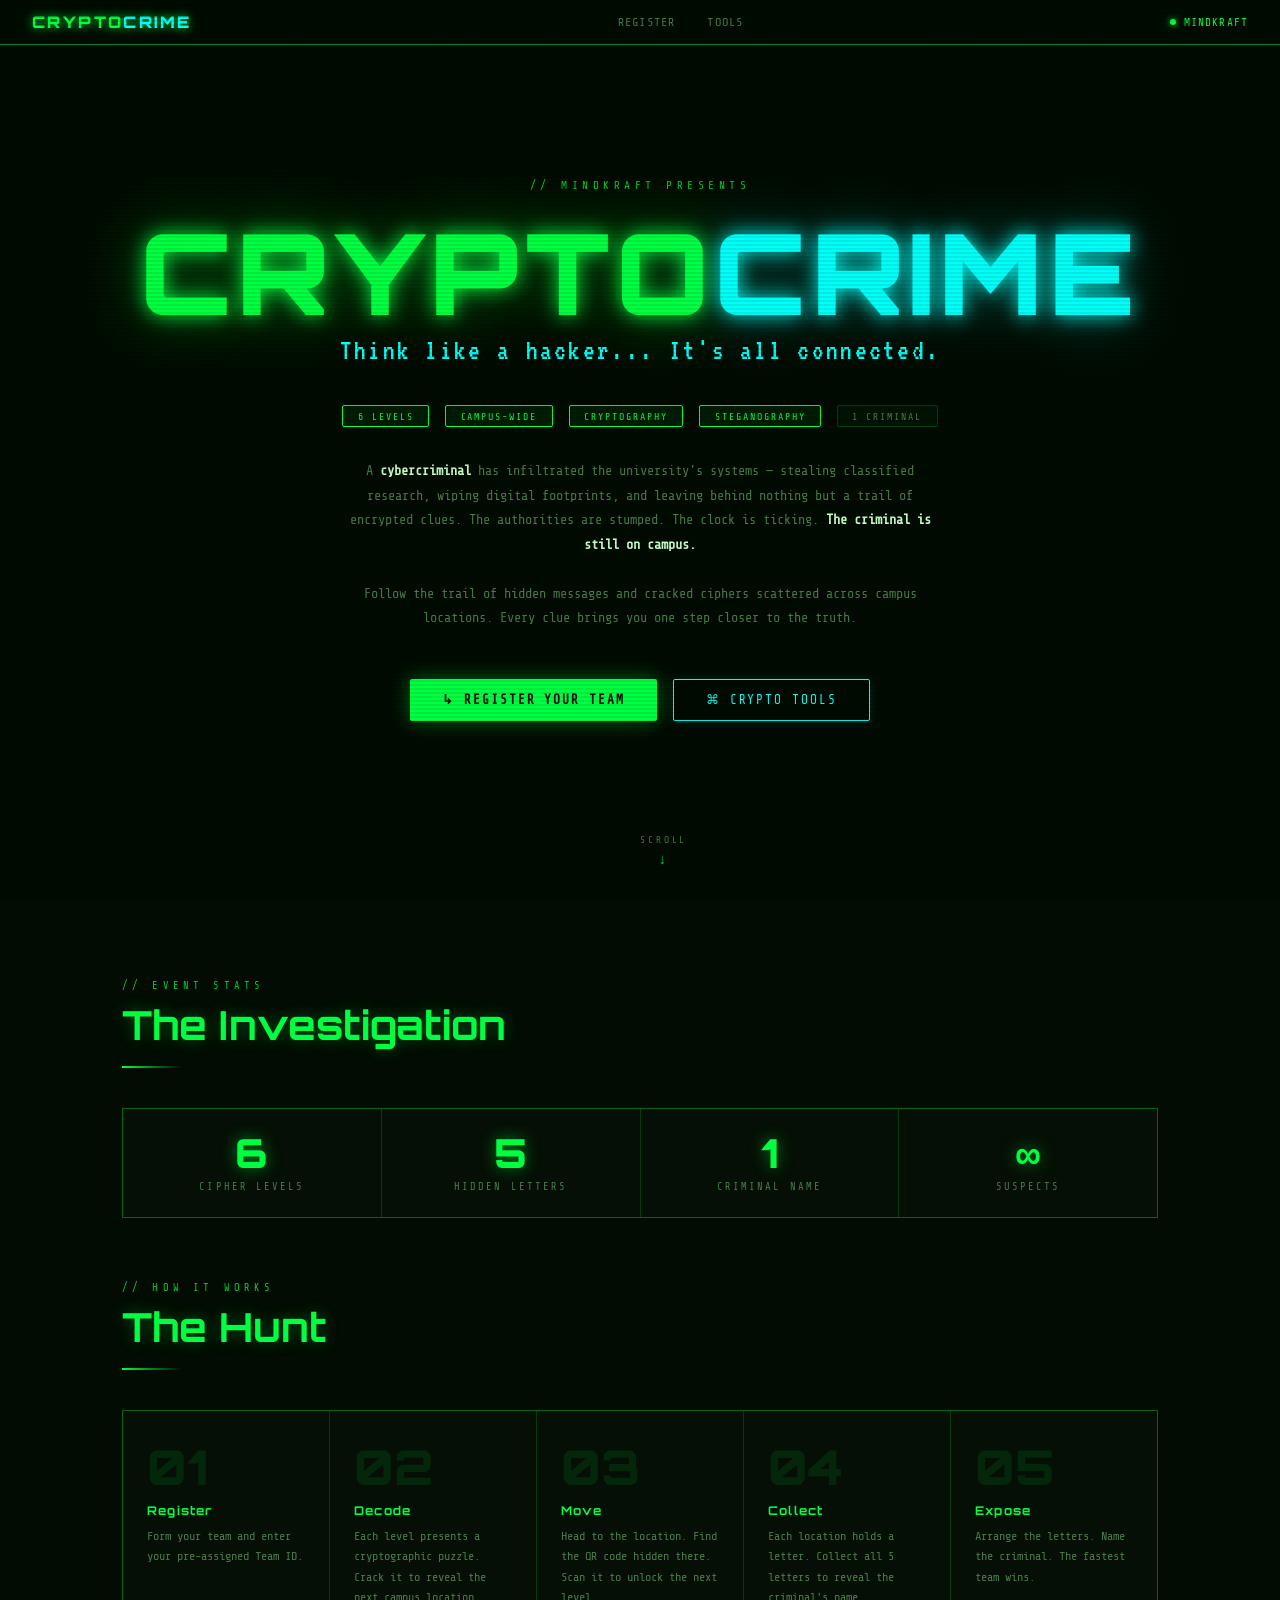
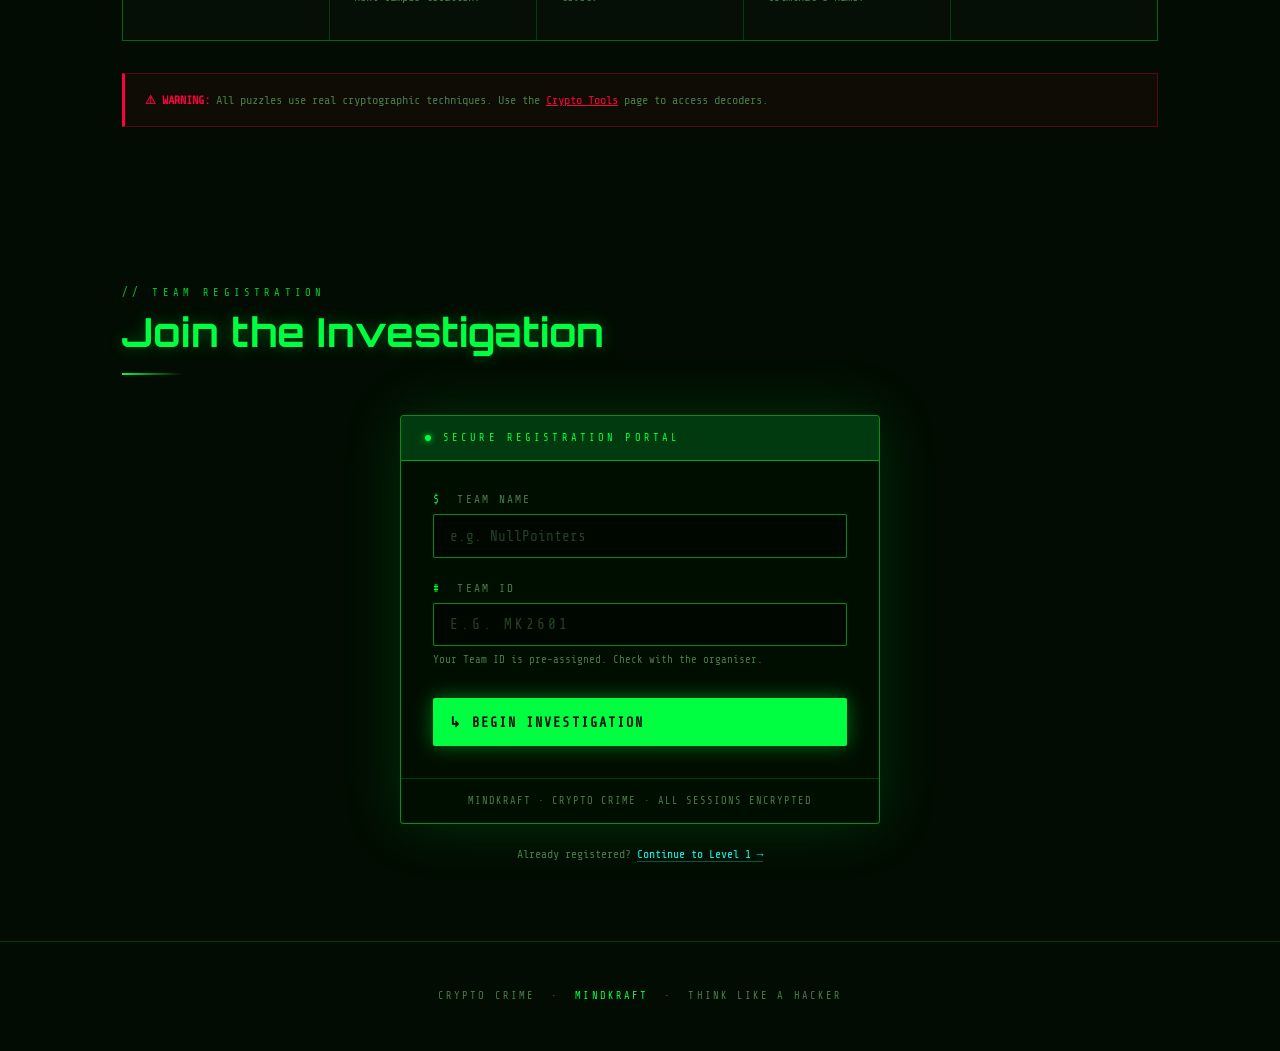
<file: index.html>
<!DOCTYPE html>
<html lang="en">
<head>
  <meta charset="UTF-8"/>
  <meta name="viewport" content="width=device-width, initial-scale=1.0"/>
  <title>Crypto Crime — Mindkraft</title>
  <link rel="stylesheet" href="style.css"/>
  <style>
    .hero-badges { display:flex;gap:1rem;flex-wrap:wrap;justify-content:center;margin-bottom:2rem;animation:fadeUp 0.6s ease 0.15s both; }
    .badge { font-size:0.62rem;letter-spacing:0.2em;text-transform:uppercase;padding:0.3rem 0.9rem;border-radius:2px;border:1px solid var(--border);color:var(--text-dim);background:rgba(0,255,65,0.03); }
    .badge.active { border-color:var(--green);color:var(--green);background:rgba(0,255,65,0.07); }
    .scroll-indicator { position:absolute;bottom:2rem;left:50%;transform:translateX(-50%);display:flex;flex-direction:column;align-items:center;gap:0.4rem;font-size:0.6rem;letter-spacing:0.3em;color:var(--text-dim);animation:fadeUp 1s ease 1s both; }
    .scroll-arrow { animation:bounce 1.5s infinite;font-size:0.9rem;color:var(--green-dim); }
    @keyframes bounce{0%,100%{transform:translateY(0)}50%{transform:translateY(5px)}}
    .how-grid { display:grid;grid-template-columns:repeat(auto-fit,minmax(200px,1fr));gap:1px;background:var(--border);border:1px solid var(--border);margin-bottom:1rem; }
    .how-item { background:var(--bg2);padding:2rem 1.5rem;transition:background 0.2s; }
    .how-item:hover { background:var(--green-dark); }
    .how-num { font-family:var(--font-display);font-size:3rem;font-weight:900;color:rgba(0,255,65,0.1);line-height:1;margin-bottom:0.75rem; }
    .how-title { font-family:var(--font-display);font-size:0.75rem;color:var(--green);font-weight:700;letter-spacing:0.1em;margin-bottom:0.5rem; }
    .how-desc { font-size:0.75rem;color:var(--text-dim);line-height:1.7; }
    .warning-box { background:rgba(255,0,60,0.05);border:1px solid rgba(255,0,60,0.3);border-left:3px solid var(--red);padding:1rem 1.25rem;font-size:0.75rem;color:var(--text-dim);line-height:1.7;margin-top:2rem; }
    .warning-box strong { color:var(--red); }
    .already-registered { text-align:center;margin-top:1.5rem;font-size:0.72rem;color:var(--text-dim); }
    .already-registered a { color:var(--cyan);text-decoration:none;border-bottom:1px solid rgba(0,255,247,0.3); }
  </style>
</head>
<body>

<nav class="navbar">
  <a href="index.html" class="nav-logo">CRYPTO<span>CRIME</span></a>
  <div class="nav-links">
    <a href="#register">Register</a>
    <a href="tools.html">Tools</a>
  </div>
  <div class="nav-status">
    <div class="status-dot"></div>
    MINDKRAFT
  </div>
</nav>

<!-- HERO -->
<section class="hero page">
  <p class="hero-eyebrow">// MINDKRAFT PRESENTS</p>
  <h1 class="hero-title">CRYPTO<span>CRIME</span></h1>
  <p class="hero-sub">Think like a hacker... It's all connected.</p>
  <div class="hero-badges">
    <span class="badge active">6 Levels</span>
    <span class="badge active">Campus-wide</span>
    <span class="badge active">Cryptography</span>
    <span class="badge active">Steganography</span>
    <span class="badge">1 Criminal</span>
  </div>
  <p class="hero-desc">
    A <strong>cybercriminal</strong> has infiltrated the university's systems — stealing classified research,
    wiping digital footprints, and leaving behind nothing but a trail of encrypted clues.
    The authorities are stumped. The clock is ticking. <strong>The criminal is still on campus.</strong>
    <br/><br/>
    Follow the trail of hidden messages and cracked ciphers scattered across campus locations.
    Every clue brings you one step closer to the truth.
  </p>
  <div class="btn-group">
    <a href="#register" class="btn btn-primary">↳ Register Your Team</a>
    <a href="tools.html" class="btn btn-outline">⌘ Crypto Tools</a>
  </div>
  <div class="scroll-indicator">
    <span>SCROLL</span><span class="scroll-arrow">↓</span>
  </div>
</section>

<!-- STATS -->
<section class="section">
  <p class="section-label">// Event Stats</p>
  <h2 class="section-title">The Investigation</h2>
  <div class="section-divider"></div>
  <div class="stat-grid">
    <div class="stat-item"><div class="stat-number">6</div><div class="stat-label">Cipher Levels</div></div>
    <div class="stat-item"><div class="stat-number">5</div><div class="stat-label">Hidden Letters</div></div>
    <div class="stat-item"><div class="stat-number">1</div><div class="stat-label">Criminal Name</div></div>
    <div class="stat-item"><div class="stat-number">∞</div><div class="stat-label">Suspects</div></div>
  </div>

  <p class="section-label">// How It Works</p>
  <h2 class="section-title">The Hunt</h2>
  <div class="section-divider"></div>
  <div class="how-grid">
    <div class="how-item"><div class="how-num">01</div><div class="how-title">Register</div><div class="how-desc">Form your team and enter your pre-assigned Team ID.</div></div>
    <div class="how-item"><div class="how-num">02</div><div class="how-title">Decode</div><div class="how-desc">Each level presents a cryptographic puzzle. Crack it to reveal the next campus location.</div></div>
    <div class="how-item"><div class="how-num">03</div><div class="how-title">Move</div><div class="how-desc">Head to the location. Find the QR code hidden there. Scan it to unlock the next level.</div></div>
    <div class="how-item"><div class="how-num">04</div><div class="how-title">Collect</div><div class="how-desc">Each location holds a letter. Collect all 5 letters to reveal the criminal's name.</div></div>
    <div class="how-item"><div class="how-num">05</div><div class="how-title">Expose</div><div class="how-desc">Arrange the letters. Name the criminal. The fastest team wins.</div></div>
  </div>
  <div class="warning-box">
    <strong>⚠ WARNING:</strong> All puzzles use real cryptographic techniques.
    Use the <a href="tools.html" style="color:var(--red)">Crypto Tools</a> page to access decoders.
  </div>
</section>

<!-- REGISTER -->
<section class="section" id="register">
  <p class="section-label">// Team Registration</p>
  <h2 class="section-title">Join the Investigation</h2>
  <div class="section-divider"></div>

  <div class="register-wrap" style="padding:0;min-height:auto;">
    <div class="register-card">
      <div class="register-card-header">
        <div class="status-dot"></div>
        <span>Secure Registration Portal</span>
      </div>

      <div class="register-card-body" id="formBody">
        <div class="form-group">
          <label class="form-label"><span>$</span> Team Name</label>
          <input type="text" class="form-input" id="teamName"
            placeholder="e.g. NullPointers" maxlength="30" autocomplete="off"/>
          <div class="form-error" id="nameError">Team name is required.</div>
        </div>
        <div class="form-group">
          <label class="form-label"><span>#</span> Team ID</label>
          <input type="text" class="form-input" id="teamId"
            placeholder="e.g. MK2601" maxlength="8" autocomplete="off"
            style="text-transform:uppercase;letter-spacing:0.2em;"/>
          <div class="form-hint">Your Team ID is pre-assigned. Check with the organiser.</div>
          <div class="form-error" id="idError">Invalid Team ID.</div>
        </div>
        <button class="btn btn-primary form-submit" id="registerBtn" onclick="handleRegister()">
          ↳ Begin Investigation
        </button>
      </div>

      <div class="success-screen" id="successScreen">
        <div class="success-icon">🔓</div>
        <div class="success-title">ACCESS GRANTED</div>
        <div class="success-id" id="successId"></div>
        <div class="success-desc">
          Your team has been registered successfully.<br/>
          Head to <strong>ECE Gallery Hall</strong> for the event briefing.<br/>
          The organiser will signal when to begin.
        </div>
        <br/>
        <div style="display:flex;flex-direction:column;gap:0.75rem;align-items:center;margin-top:0.5rem;">
          <!-- CHANGED: redirect to riddle.html instead of level1.html -->
          <a href="riddle.html" class="btn btn-primary" style="width:100%;justify-content:center;">
            ↳ Go to Level 1
          </a>
          <a href="tools.html" class="btn btn-outline" style="width:100%;justify-content:center;">
            ⌘ Study the Tools
          </a>
        </div>
      </div>

      <div class="register-footer">
        MINDKRAFT · CRYPTO CRIME · ALL SESSIONS ENCRYPTED
      </div>
    </div>
  </div>

  <div class="already-registered">
    Already registered? <a href="riddle.html">Continue to Level 1 →</a>
  </div>
</section>

<footer class="footer">
  CRYPTO CRIME &nbsp;·&nbsp; <span>MINDKRAFT</span> &nbsp;·&nbsp; THINK LIKE A HACKER
</footer>

<script src="shared.js"></script>
<script>
  startBinaryRain(0.07);

  async function handleRegister() {
    const nameInput = document.getElementById("teamName");
    const idInput   = document.getElementById("teamId");
    const nameErr   = document.getElementById("nameError");
    const idErr     = document.getElementById("idError");
    const btn       = document.getElementById("registerBtn");

    nameInput.classList.remove("error"); nameErr.style.display = "none";
    idInput.classList.remove("error");   idErr.style.display   = "none";

    const name = nameInput.value.trim();
    const id   = idInput.value.trim().toUpperCase();
    let valid  = true;

    if (!name) {
      nameInput.classList.add("error"); nameErr.style.display = "block"; valid = false;
    }
    if (!VALID_TEAM_IDS.includes(id)) {
      idInput.classList.add("error");
      idErr.textContent   = "Invalid Team ID. Check with your organiser.";
      idErr.style.display = "block";
      valid = false;
    }
    if (!valid) return;

    const existing = localStorage.getItem("teamId");
    if (existing && existing !== id) {
      idInput.classList.add("error");
      idErr.textContent   = "This device already registered a different team.";
      idErr.style.display = "block";
      return;
    }

    btn.innerHTML = '<span class="spinner"></span> Registering...';
    btn.disabled  = true;

    localStorage.setItem("teamId",           id);
    localStorage.setItem("teamName",         name);
    localStorage.setItem("currentLevel",     "1A");
    localStorage.setItem("collectedLetters", JSON.stringify({ row1: [], row2: [] }));

    await logToSheet({ teamId: id, teamName: name, level: 0, letter: "-", action: "registered" });

    showSuccess(id, name);
  }

  function showSuccess(id, name) {
    document.getElementById("formBody").style.display = "none";
    document.getElementById("successScreen").classList.add("show");
    document.getElementById("successId").textContent  = id + " · " + name;
  }

  window.addEventListener("DOMContentLoaded", () => {
    const id   = localStorage.getItem("teamId");
    const name = localStorage.getItem("teamName");
    if (id && name) showSuccess(id, name);
  });
</script>
</body>
</html>
</file>
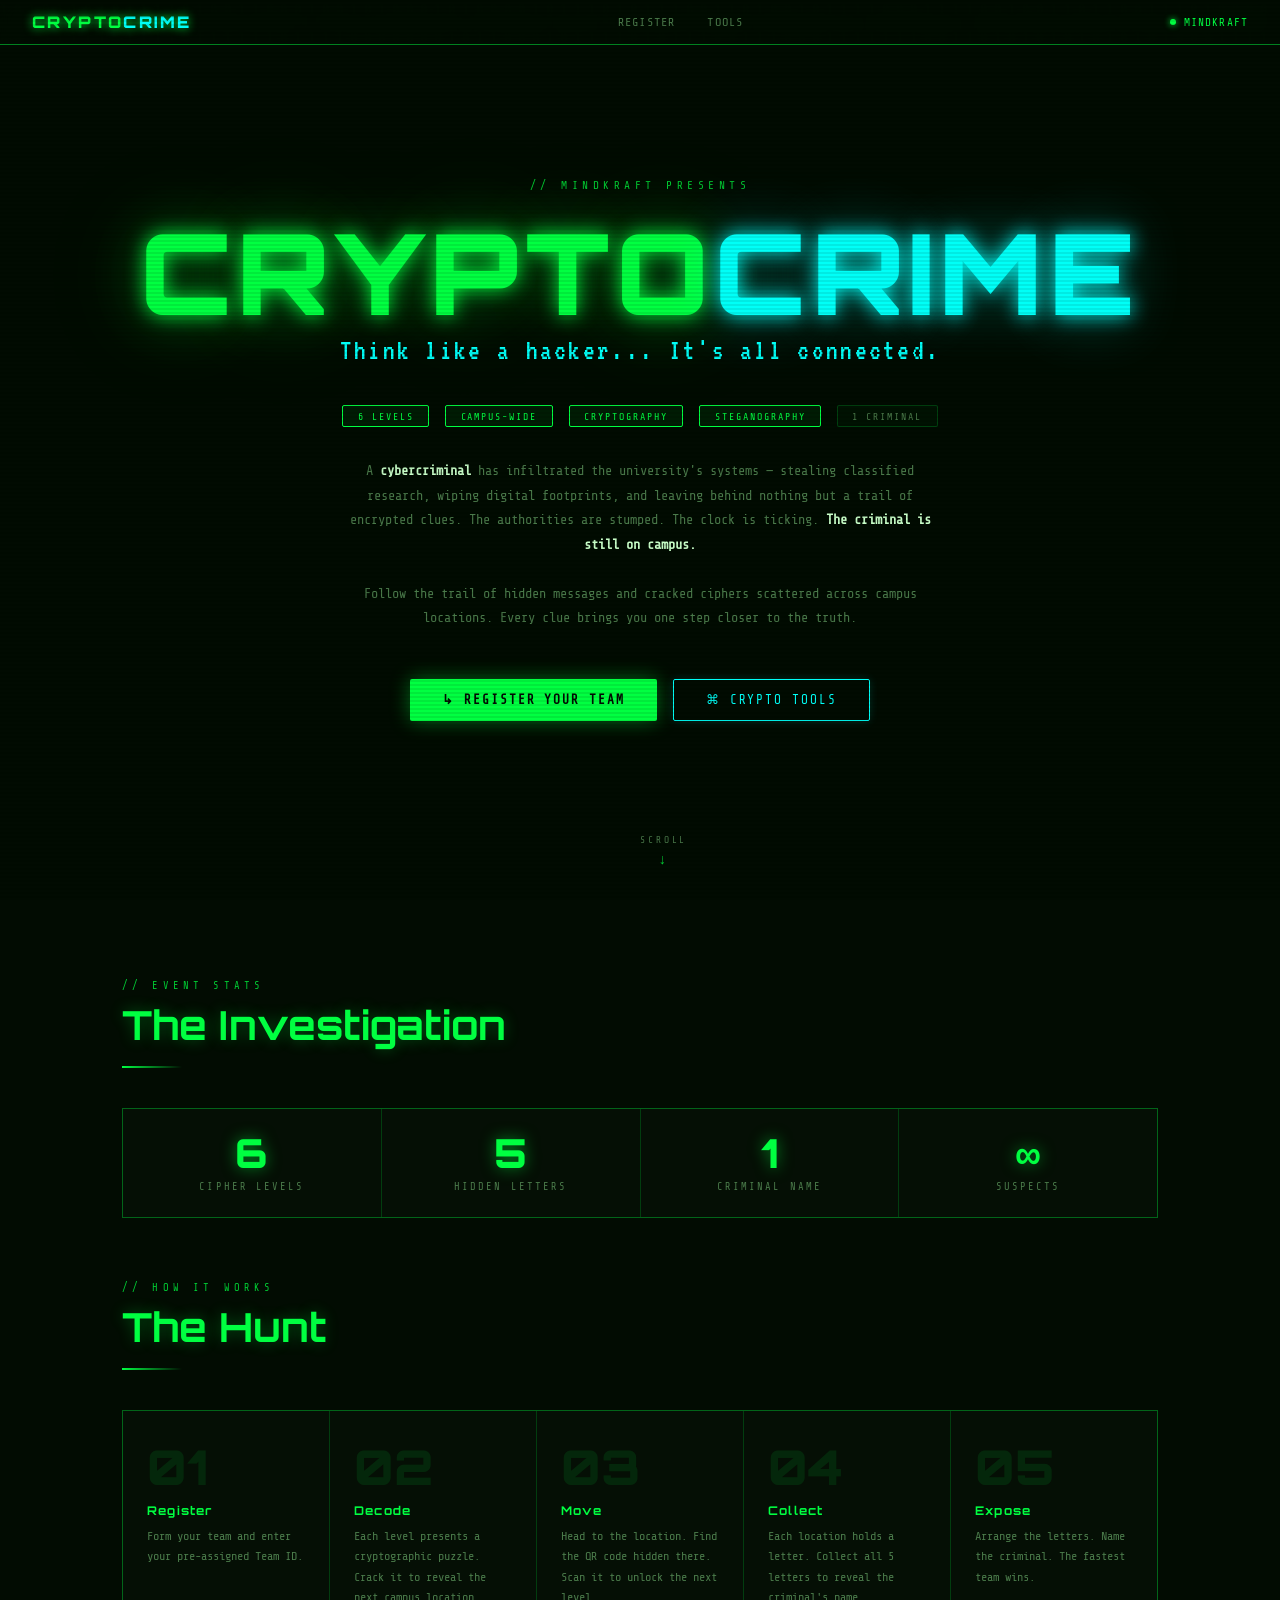
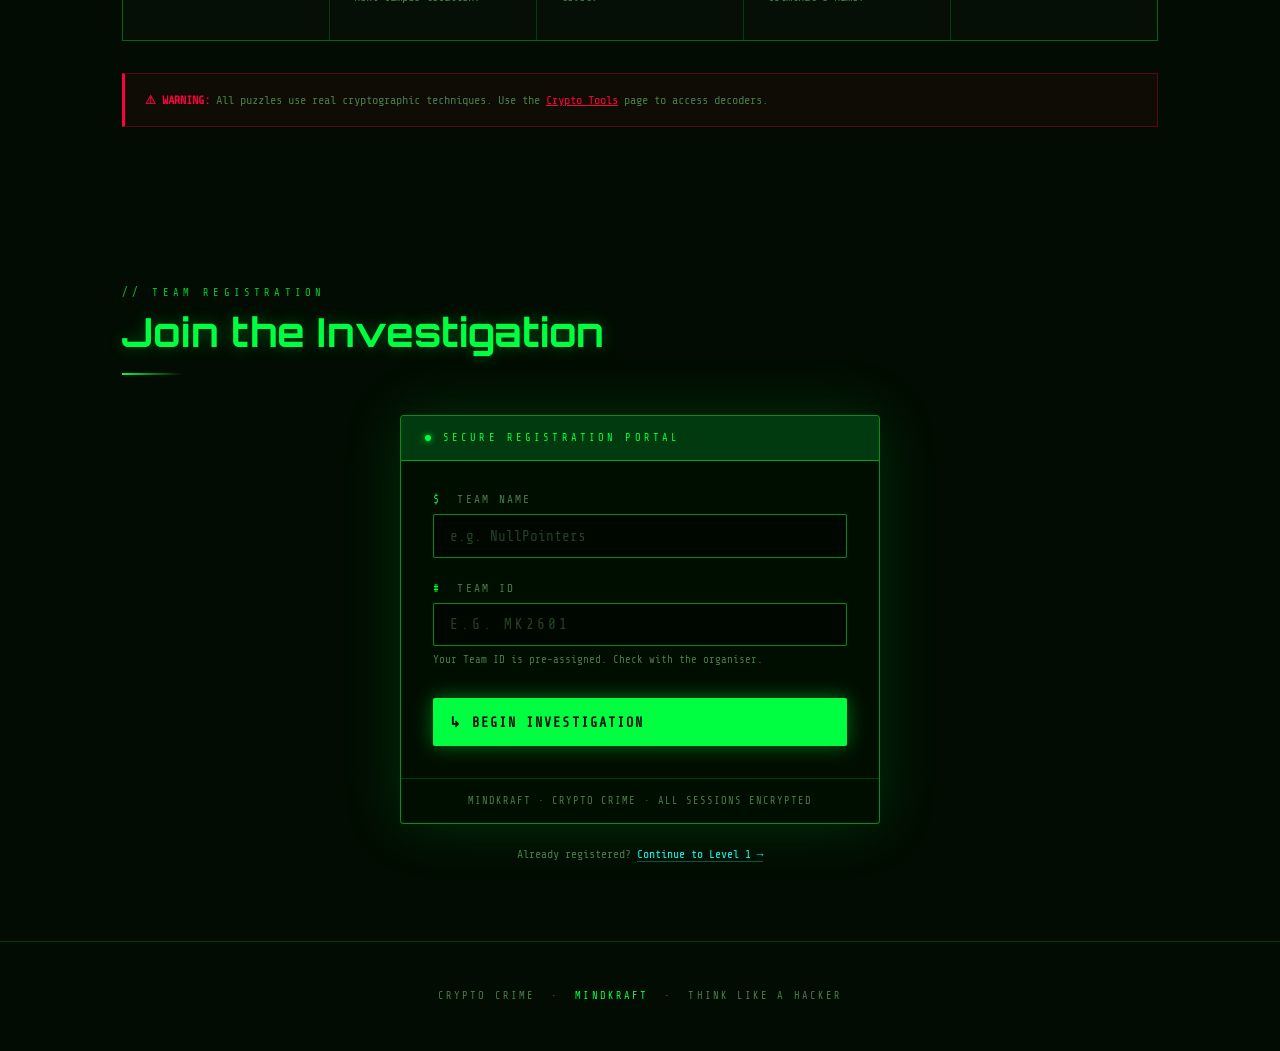
<file: riddle.html>
<!DOCTYPE html>
<html lang="en">
<head>
  <meta charset="UTF-8"/>
  <meta name="viewport" content="width=device-width, initial-scale=1.0"/>
  <title>Level 1A — Crypto Crime</title>
  <link rel="stylesheet" href="style.css"/>
  <style>
    .riddle-card {
      border: 1px solid var(--border);
      background: var(--bg2);
      margin-bottom: 1.5rem;
    }
    .riddle-header {
      border-bottom: 1px solid var(--border);
      padding: 1rem 1.5rem;
      display: flex;
      align-items: center;
      justify-content: space-between;
      gap: 1rem;
    }
    .riddle-case-id {
      font-size: 0.62rem;
      letter-spacing: 0.25em;
      color: var(--text-dim);
      font-family: var(--font-mono);
    }
    .riddle-badge {
      font-size: 0.58rem;
      letter-spacing: 0.2em;
      padding: 0.25rem 0.7rem;
      border: 1px solid var(--yellow);
      color: var(--yellow);
      background: rgba(255,200,0,0.05);
    }
    .riddle-body { padding: 1.5rem; }
    .riddle-title {
      font-family: var(--font-display);
      font-size: 1rem;
      color: var(--green);
      font-weight: 700;
      letter-spacing: 0.08em;
      margin-bottom: 1.25rem;
    }
    .riddle-block {
      border-left: 2px solid var(--border);
      padding: 0.75rem 1rem;
      margin-bottom: 1rem;
      background: rgba(0,255,65,0.02);
    }
    .riddle-block-label {
      font-size: 0.58rem;
      letter-spacing: 0.25em;
      color: var(--text-dim);
      margin-bottom: 0.5rem;
    }
    .riddle-block-text {
      font-size: 0.82rem;
      color: var(--text);
      line-height: 1.8;
    }
    .riddle-block-text em { color: var(--yellow); font-style: normal; }

    .hint-tier {
      margin-top: 1.5rem;
      border: 1px solid var(--border);
      background: var(--bg2);
    }
    .hint-tier-header {
      padding: 0.75rem 1rem;
      border-bottom: 1px solid var(--border);
      font-size: 0.62rem;
      letter-spacing: 0.25em;
      color: var(--text-dim);
      display: flex;
      align-items: center;
      justify-content: space-between;
    }
    .hint-unlock-btn {
      font-size: 0.6rem;
      letter-spacing: 0.2em;
      padding: 0.25rem 0.6rem;
      border: 1px solid var(--border);
      background: transparent;
      color: var(--text-dim);
      cursor: pointer;
      font-family: var(--font-mono);
      transition: all 0.2s;
    }
    .hint-unlock-btn:hover:not(:disabled) { border-color: var(--cyan); color: var(--cyan); }
    .hint-unlock-btn:disabled { opacity: 0.4; cursor: default; }
    .hint-content {
      display: none;
      padding: 1rem;
      font-size: 0.75rem;
      color: var(--text-dim);
      line-height: 1.7;
      border-top: 1px solid var(--border);
    }
    .hint-content.show { display: block; }
    .hint-content span { color: var(--cyan); }

    /* ── FULL-SCREEN UNLOCK OVERLAY ── */
    .part-unlock-screen {
      position: fixed;
      inset: 0;
      background: var(--bg);
      z-index: 999;
      display: flex;
      flex-direction: column;
      align-items: center;
      justify-content: center;
      padding: 2rem;
      text-align: center;
      opacity: 0;
      pointer-events: none;
      transition: opacity 0.5s;
    }
    .part-unlock-screen.show { opacity: 1; pointer-events: all; }

    .part-unlock-eyebrow {
      font-size: 0.58rem;
      letter-spacing: 0.5em;
      color: var(--text-dim);
      margin-bottom: 1.5rem;
    }
    .part-unlock-collected-label {
      font-size: 0.6rem;
      letter-spacing: 0.4em;
      color: var(--green);
      margin-bottom: 0.4rem;
    }
    .part-unlock-letter-big {
      font-family: var(--font-display);
      font-size: 9rem;
      font-weight: 900;
      color: var(--green);
      line-height: 1;
      margin-bottom: 0.25rem;
      animation: glowPulse 2s ease infinite;
    }
    @keyframes glowPulse {
      0%,100% { text-shadow: 0 0 20px rgba(0,255,65,0.4); }
      50%      { text-shadow: 0 0 80px rgba(0,255,65,1), 0 0 120px rgba(0,255,65,0.5); }
    }
    .part-unlock-sublabel {
      font-size: 0.6rem;
      letter-spacing: 0.25em;
      color: var(--text-dim);
      margin-bottom: 2.5rem;
    }
    .part-unlock-instruction {
      max-width: 420px;
      width: 100%;
      font-size: 0.8rem;
      color: var(--text-dim);
      line-height: 1.9;
      margin-bottom: 2rem;
      border: 1px solid rgba(0,255,247,0.25);
      padding: 1.25rem 1.5rem;
      background: rgba(0,255,247,0.03);
    }
    .part-unlock-instruction strong { color: var(--cyan); }

    /* Two-row letter tiles */
    .letter-row-label {
      font-size: 0.58rem;
      letter-spacing: 0.3em;
      color: var(--text-dim);
      margin-bottom: 0.5rem;
    }
    .letter-row-label span { color: var(--green); }
    .letter-tiles-row {
      display: flex;
      gap: 0.5rem;
      justify-content: center;
      margin-bottom: 1rem;
    }

    /* Direction response — no "incorrect" label */
    .direction-response {
      margin-top: 0.75rem;
      padding: 0.75rem 1rem;
      border: 1px solid rgba(0,255,247,0.2);
      background: rgba(0,255,247,0.03);
      font-size: 0.78rem;
      color: var(--cyan);
      line-height: 1.7;
      display: none;
      letter-spacing: 0.04em;
    }
    .direction-response.show { display: block; }
  </style>
</head>
<body>

<!-- ── FULL-SCREEN UNLOCK OVERLAY ── -->
<div class="part-unlock-screen" id="partUnlockScreen">
  <div class="part-unlock-eyebrow">// PART A — COMPLETE</div>
  <div class="part-unlock-collected-label">LETTER COLLECTED</div>
  <div class="part-unlock-letter-big">W</div>
  <div class="part-unlock-sublabel">FIRST FRAGMENT SECURED</div>

  <div class="part-unlock-instruction">
    Your deduction is correct, Detective.<br/><br/>
    <strong>Go to Physical Sciences Department</strong> on campus.<br/>
    A QR code is hidden there — find it and scan it to unlock Part B.<br/><br/>
    <span style="color:var(--yellow);font-size:0.7rem;">⚠ Do not share the QR code with other teams.</span>
  </div>

</div>

<!-- NAVBAR -->
<nav class="navbar">
  <a href="index.html" class="nav-logo">CRYPTO<span>CRIME</span></a>
  <div class="nav-links">
    <a href="tools.html">Tools</a>
    <a href="index.html">Home</a>
  </div>
  <div class="nav-status"><div class="status-dot"></div>LVL 1A/6</div>
</nav>

<!-- MAIN -->
<div class="level-wrap" style="padding-top:5rem;">

  <div class="progress-bar-wrap">
    <div class="progress-label"><span>INVESTIGATION PROGRESS</span><span>LEVEL 1A / 6</span></div>
    <div class="progress-track"><div class="progress-fill" style="width:8%"></div></div>
  </div>

  <div class="classified-banner">
    <div class="classified-stamp">CLASSIFIED</div>
    <div class="level-indicator">FILE 001A OF 006 &nbsp;·&nbsp; TYPE: RIDDLE / DEDUCTION</div>
  </div>

  <div class="classified-file">
    <div class="file-header">
      <div class="file-meta">
        <div class="file-id">CASE #MK-2601 &nbsp;·&nbsp; EVIDENCE FILE 01-A</div>
        <div class="file-title">The Suspect's Note</div>
      </div>
      <div class="file-cipher-badge">RIDDLE ENCODED</div>
    </div>

    <div class="file-body">
      <div class="file-section">
        <div class="file-section-label">Mission Briefing</div>
        <p class="briefing-text">
          A handwritten note was recovered from the suspect's last known location.
          It does <strong>not</strong> use a cipher — it's a riddle. The suspect believed
          no investigator would think beyond the obvious.<br/><br/>
          Read carefully. The note contains <strong>three layers</strong> of misdirection.
          Your instincts will betray you. Logic will not.
        </p>
      </div>

      <div class="file-section">
        <div class="file-section-label">Recovered Note — Suspect's Handwriting</div>
        <div class="riddle-card">
          <div class="riddle-header">
            <span class="riddle-case-id">EXHIBIT A &nbsp;·&nbsp; HANDWRITTEN NOTE</span>
            <span class="riddle-badge">3 LAYERS</span>
          </div>
          <div class="riddle-body">
            <div class="riddle-title">// I am not what I cook, yet I feed what builds.</div>

            <div class="riddle-block">
              <div class="riddle-block-label">— LAYER I —</div>
              <div class="riddle-block-text">
                They say I smell of kitchens and <em>boiling vats</em>,<br/>
                that I am the domain of <em>proteins and fats</em>.<br/>
                The hungry athlete knocks on my door,<br/>
                yet I have never plated a single meal before.
              </div>
            </div>

            <div class="riddle-block">
              <div class="riddle-block-label">— LAYER II —</div>
              <div class="riddle-block-text">
                A biologist calls me <em>edible</em>,<br/>
                a dietician calls me <em>essential</em>,<br/>
                a bodybuilder builds their <em>40% on me</em>.<br/>
                Yet I have never seen a gym, a plate, or a pantry.
              </div>
            </div>

            <div class="riddle-block">
              <div class="riddle-block-label">— LAYER III —</div>
              <div class="riddle-block-text">
                I study what fuels reactions —<br/>
                not digestion, but <em>combustion</em>.<br/>
                I measure energy in joules, not calories.<br/>
                My elements are on a <em>periodic table</em>,<br/>
                not a dining table.<br/><br/>
                I am the science of <em>matter itself</em>.<br/>
                Where do you find me?
              </div>
            </div>
          </div>
        </div>
      </div>

      <!-- ANSWER SECTION -->
      <div class="answer-section">
        <div class="answer-label">// Submit Your Deduction</div>
        <div class="answer-input-row">
          <input type="text" class="answer-input" id="answerInput"
            placeholder="WHICH DEPARTMENT..."
            autocomplete="off" spellcheck="false"/>
          <button class="btn btn-primary answer-submit" onclick="checkAnswer()">SUBMIT</button>
        </div>
        <div class="answer-feedback" id="answerFeedback"></div>
        <!-- Direction box: shown for non-food wrong answers (no "incorrect" label) -->
        <div class="direction-response" id="directionResponse"></div>
      </div>
    </div>
  </div>

  <!-- HINTS -->
  <div class="hint-tier">
    <div class="hint-tier-header">
      <span>INTEL FRAGMENTS — CLASSIFIED</span>
      <span style="font-size:0.6rem;color:var(--text-dim)">HINTS: <span id="hintsLeft" style="color:var(--yellow)">3</span> REMAINING</span>
    </div>
    <div style="padding:1rem;display:flex;flex-direction:column;gap:0.5rem;">

      <div>
        <div style="display:flex;justify-content:space-between;align-items:center;margin-bottom:0.25rem;">
          <span style="font-size:0.62rem;letter-spacing:0.2em;color:var(--text-dim)">FRAGMENT 01</span>
          <button class="hint-unlock-btn" id="hintBtn0" onclick="unlockHint(0)">DECRYPT</button>
        </div>
        <div class="hint-content" id="hintContent0">
          The note mentions <span>proteins, fats, and athletes</span>. That's the trap. The suspect wants you to run to the cafeteria or food lab. Don't.
        </div>
      </div>

      <div style="border-top:1px solid var(--border);padding-top:0.5rem;">
        <div style="display:flex;justify-content:space-between;align-items:center;margin-bottom:0.25rem;">
          <span style="font-size:0.62rem;letter-spacing:0.2em;color:var(--text-dim)">FRAGMENT 02</span>
          <button class="hint-unlock-btn" id="hintBtn1" onclick="unlockHint(1)" disabled>LOCKED</button>
        </div>
        <div class="hint-content" id="hintContent1">
          <span>"Edible biology"</span> is Layer II's trap. Proteins are studied in biology AND chemistry. Bodybuilder's 40% refers to macronutrient percentage — but the note says it studies combustion, not digestion.
        </div>
      </div>

      <div style="border-top:1px solid var(--border);padding-top:0.5rem;">
        <div style="display:flex;justify-content:space-between;align-items:center;margin-bottom:0.25rem;">
          <span style="font-size:0.62rem;letter-spacing:0.2em;color:var(--text-dim)">FRAGMENT 03</span>
          <button class="hint-unlock-btn" id="hintBtn2" onclick="unlockHint(2)" disabled>LOCKED</button>
        </div>
        <div class="hint-content" id="hintContent2">
          <span>"Joules not calories. Periodic table not dining table. Matter itself."</span> — This is pure chemistry. The answer is a department, not a person or tool.
        </div>
      </div>

    </div>
  </div>

  <!-- LETTER TILES — TWO ROWS -->
  <div style="margin-top:2rem;text-align:center;">
    <div class="letter-row-label">COLLECTED LETTERS — <span>ROW 1 (PART A)</span></div>
    <div class="letter-tiles-row" id="row1Tiles">
      <div class="letter-tile"><div class="redacted"></div></div>
    </div>
    <div class="letter-row-label">COLLECTED LETTERS — <span style="color:var(--text-dim)">ROW 2 (PART B)</span></div>
    <div class="letter-tiles-row" id="row2Tiles">
      <div class="letter-tile"><div class="redacted"></div></div>
    </div>
    <div style="font-size:0.62rem;color:var(--text-dim);margin-top:0.5rem;letter-spacing:0.15em;">
      Each letter brings you closer to the criminal's name.
    </div>
  </div>

</div>

<script src="shared.js"></script>
<script>
  startBinaryRain(0.05);

  const CORRECT_ANS = "PHYSICAL SCIENCES";
  const LETTER      = "W";

  // These exact inputs → show "incorrect"
  const FOOD_TRAPS = ["FOOD", "FOOD PROCESSING", "FOOD PROCESSING DEPARTMENT"];

  let hintsUsed   = 0;
  let levelSolved = false;

  const teamId   = localStorage.getItem("teamId");
  const teamName = localStorage.getItem("teamName");

  if (!teamId) window.location.href = "index.html";

  // Skip forward if Part A already done
  const cl = localStorage.getItem("currentLevel");
  if (cl === "1B" || cl === "2A" || cl === "2B") {
    window.location.href = "level1.html";
  }

  // Render any already-collected letters
  renderTwoRowTiles();
  const submitSound = new Audio("Fahhh.mp3");
  async function checkAnswer() {

    

    submitSound.currentTime = 0;
    submitSound.play();
    if (levelSolved) return;

    const input    = document.getElementById("answerInput");
    const feedback = document.getElementById("answerFeedback");
    const dirBox   = document.getElementById("directionResponse");

    // Reset UI
    feedback.className   = "answer-feedback";
    feedback.textContent = "";
    dirBox.classList.remove("show");
    dirBox.textContent   = "";

    const raw     = input.value.trim();
    const userAns = raw.toUpperCase();
    if (!userAns) return;

    if (userAns === CORRECT_ANS) {
      // ── CORRECT ──
      levelSolved = true;

      // Save letter to row1 immediately
      addLetterRow1(LETTER);
      localStorage.setItem("currentLevel", "1B");

      // Re-render tiles so letter is visible before overlay appears
      renderTwoRowTiles();

      // Fire-and-forget sheet log
      logToSheet({ teamId, teamName, level: "1A", letter: LETTER, action: "part_a_complete" });

      // Show full-screen overlay immediately
      document.getElementById("partUnlockScreen").classList.add("show");

    } else if (FOOD_TRAPS.includes(userAns)) {
      // ── FOOD TRAP ── explicitly wrong
      shake(input);
      feedback.className   = "answer-feedback wrong";
      feedback.textContent = "✗ Incorrect. That's not it — think again.";

    } else {
      // ── ANY OTHER INPUT ── send them there, no "incorrect" text
      shake(input);
      dirBox.textContent = `→ Head to the ${raw} department and scan the QR code there to find out.`;
      dirBox.classList.add("show");
    }
  }

  function shake(el) {
    el.classList.remove("shake");
    void el.offsetWidth;
    el.classList.add("shake");
    setTimeout(() => el.classList.remove("shake"), 500);
  }

  document.getElementById("answerInput").addEventListener("keydown", e => {
    if (e.key === "Enter") checkAnswer();
  });

  function unlockHint(index) {
    if (hintsUsed > index) return;
    document.getElementById(`hintContent${index}`).classList.add("show");
    const btn = document.getElementById(`hintBtn${index}`);
    btn.textContent = "DECRYPTED";
    btn.disabled    = true;
    hintsUsed++;
    document.getElementById("hintsLeft").textContent = 3 - hintsUsed;
    const nextBtn = document.getElementById(`hintBtn${index + 1}`);
    if (nextBtn) { nextBtn.disabled = false; nextBtn.textContent = "DECRYPT"; }
  }
</script>
</body>
</html>
</file>
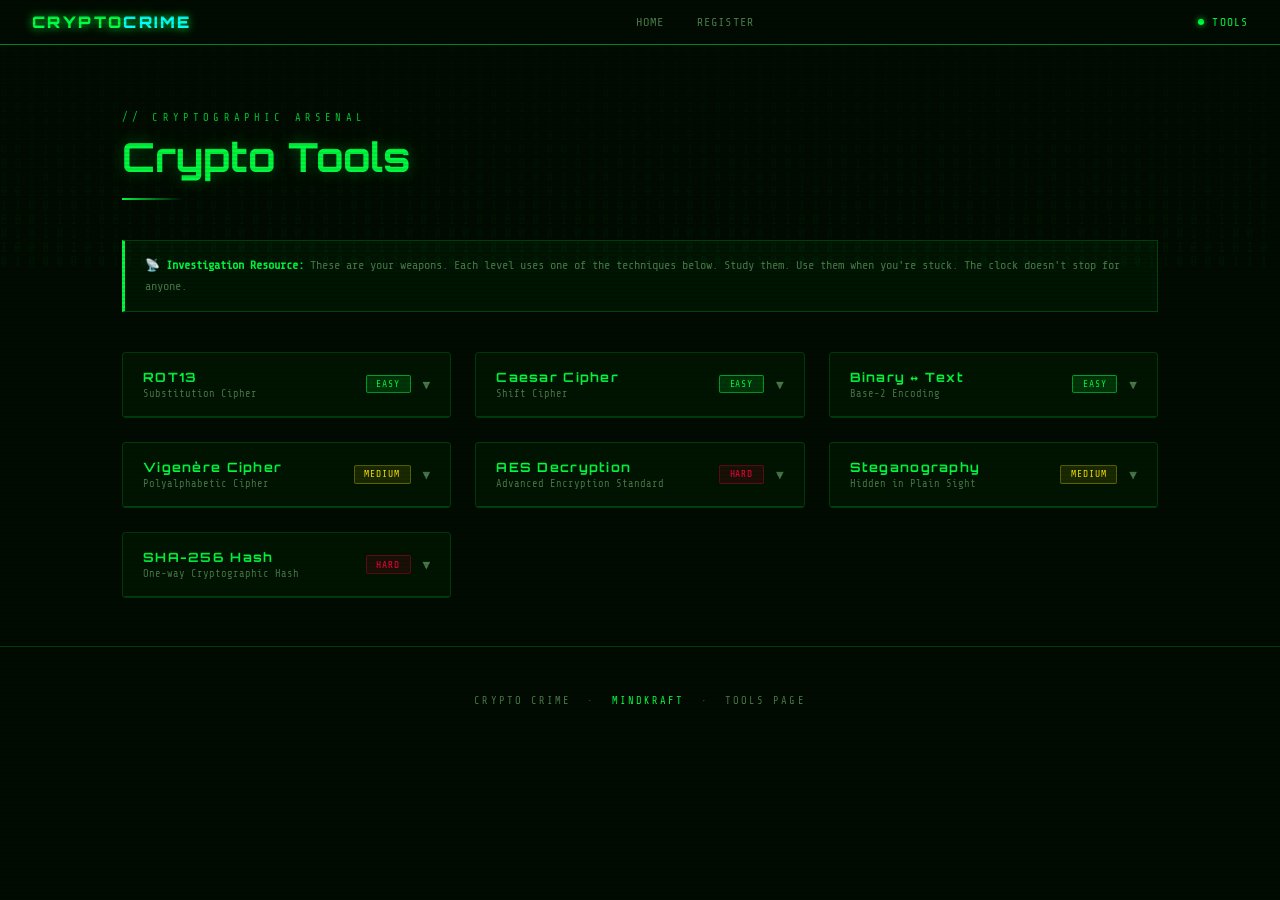
<file: tools.html>
<!DOCTYPE html>
<html lang="en">
<head>
  <meta charset="UTF-8"/>
  <meta name="viewport" content="width=device-width, initial-scale=1.0"/>
  <title>Crypto Tools — Crypto Crime</title>
  <link rel="stylesheet" href="style.css"/>
  <style>
    .tools-hero { padding:7rem 2rem 3rem; max-width:1100px; margin:0 auto; }
    .tools-note { background:rgba(0,255,65,0.04);border:1px solid var(--border);border-left:3px solid var(--green);padding:0.9rem 1.25rem;font-size:0.75rem;color:var(--text-dim);line-height:1.7;margin-bottom:2.5rem; }
    .tools-note strong { color:var(--green); }
    .select-input { background:rgba(0,0,0,0.5);border:1px solid var(--border);border-radius:2px;padding:0.5rem 0.8rem;font-family:var(--font-mono);font-size:0.8rem;color:var(--text);outline:none;cursor:pointer; }
  </style>
</head>
<body>

<nav class="navbar">
  <a href="index.html" class="nav-logo">CRYPTO<span>CRIME</span></a>
  <div class="nav-links">
    <a href="index.html">Home</a>
    <a href="index.html#register">Register</a>
  </div>
  <div class="nav-status"><div class="status-dot"></div>TOOLS</div>
</nav>

<div class="tools-hero">
  <p class="section-label">// Cryptographic Arsenal</p>
  <h1 class="section-title">Crypto Tools</h1>
  <div class="section-divider"></div>

  <div class="tools-note">
    <strong>📡 Investigation Resource:</strong> These are your weapons.
    Each level uses one of the techniques below. Study them. Use them when you're stuck.
    The clock doesn't stop for anyone.
  </div>

  <div class="tools-grid">

    <!-- ROT13 -->
    <div class="tool-card">
      <div class="tool-card-header" onclick="toggleTool(this)">
        <div><div class="tool-name">ROT13</div><div style="font-size:0.65rem;color:var(--text-dim);margin-top:0.2rem;">Substitution Cipher</div></div>
        <div style="display:flex;align-items:center;gap:0.75rem;"><span class="tool-tag easy">Easy</span><span class="tool-chevron">▼</span></div>
      </div>
      <div class="tool-card-body">
        <p class="tool-desc">ROT13 rotates each letter by 13 positions. A→N, B→O, etc. It's symmetric — encoding and decoding use the exact same operation.</p>
        <div class="tool-demo">
          <textarea class="tool-input" id="rot13In" placeholder="Type text here..." rows="2"></textarea>
          <button class="btn btn-primary tool-btn" onclick="doROT13()">Decode / Encode</button>
          <textarea class="tool-output" id="rot13Out" placeholder="Output appears here..." rows="2" readonly></textarea>
        </div>
        <div class="tool-extra-info"><strong style="color:var(--green)">Used in:</strong> Level 1 · Tip: Every letter maps to exactly one other letter.</div>
      </div>
    </div>

    <!-- CAESAR -->
    <div class="tool-card">
      <div class="tool-card-header" onclick="toggleTool(this)">
        <div><div class="tool-name">Caesar Cipher</div><div style="font-size:0.65rem;color:var(--text-dim);margin-top:0.2rem;">Shift Cipher</div></div>
        <div style="display:flex;align-items:center;gap:0.75rem;"><span class="tool-tag easy">Easy</span><span class="tool-chevron">▼</span></div>
      </div>
      <div class="tool-card-body">
        <p class="tool-desc">Shifts every letter by a fixed number. With shift 3: A→D, B→E. If you don't know the shift, use brute force to try all 25 options.</p>
        <div class="tool-demo">
          <textarea class="tool-input" id="caesarIn" placeholder="Enter ciphered text..." rows="2"></textarea>
          <div class="flex-row">
            <label style="font-size:0.72rem;color:var(--text-dim);">Shift:</label>
            <input type="number" class="tool-input" id="caesarShift" value="3" min="1" max="25" style="width:70px;min-height:auto;resize:none;padding:0.4rem 0.6rem;"/>
            <button class="btn btn-primary tool-btn" onclick="doCaesar()">Decode</button>
          </div>
          <textarea class="tool-output" id="caesarOut" placeholder="Output..." rows="2" readonly></textarea>
          <button class="btn btn-outline tool-btn" onclick="caesarBrute()" style="font-size:0.68rem;">Try All Shifts</button>
          <textarea class="tool-output" id="caesarBruteOut" placeholder="All 25 shifts shown here..." rows="6" readonly style="font-size:0.7rem;"></textarea>
        </div>
        <div class="tool-extra-info"><strong style="color:var(--green)">Used in:</strong> Level 2 (step 2) · Tip: Look for the shift that produces a real word or phrase.</div>
      </div>
    </div>

    <!-- BINARY -->
    <div class="tool-card">
      <div class="tool-card-header" onclick="toggleTool(this)">
        <div><div class="tool-name">Binary ↔ Text</div><div style="font-size:0.65rem;color:var(--text-dim);margin-top:0.2rem;">Base-2 Encoding</div></div>
        <div style="display:flex;align-items:center;gap:0.75rem;"><span class="tool-tag easy">Easy</span><span class="tool-chevron">▼</span></div>
      </div>
      <div class="tool-card-body">
        <p class="tool-desc">Binary represents data as 0s and 1s. Each character is 8 bits. A = 01000001. Convert binary to ASCII to get readable text.</p>
        <div class="tool-demo">
          <textarea class="tool-input" id="binIn" placeholder="Enter binary (e.g. 01001000 01101001)..." rows="3"></textarea>
          <div class="flex-row">
            <button class="btn btn-primary tool-btn" onclick="binToText()">Binary → Text</button>
            <button class="btn btn-outline tool-btn" onclick="textToBin()">Text → Binary</button>
          </div>
          <textarea class="tool-output" id="binOut" placeholder="Output appears here..." rows="2" readonly></textarea>
        </div>
        <div class="tool-extra-info"><strong style="color:var(--green)">Used in:</strong> Level 2 (step 1) · Tip: Copy the output into the Caesar decoder for step 2.</div>
      </div>
    </div>

    <!-- VIGENÈRE -->
    <div class="tool-card">
      <div class="tool-card-header" onclick="toggleTool(this)">
        <div><div class="tool-name">Vigenère Cipher</div><div style="font-size:0.65rem;color:var(--text-dim);margin-top:0.2rem;">Polyalphabetic Cipher</div></div>
        <div style="display:flex;align-items:center;gap:0.75rem;"><span class="tool-tag medium">Medium</span><span class="tool-chevron">▼</span></div>
      </div>
      <div class="tool-card-body">
        <p class="tool-desc">Uses a keyword to apply different Caesar shifts to each letter. The keyword repeats over the message. You need the exact keyword to decode it.</p>
        <div class="tool-demo">
          <textarea class="tool-input" id="vigIn" placeholder="Enter Vigenère ciphered text..." rows="2"></textarea>
          <div class="flex-row">
            <input type="text" class="tool-input" id="vigKey" placeholder="Keyword (e.g. CIPHER)" style="flex:1;min-height:auto;resize:none;padding:0.5rem 0.8rem;text-transform:uppercase;"/>
            <button class="btn btn-primary tool-btn" onclick="doVigenere()">Decode</button>
          </div>
          <textarea class="tool-output" id="vigOut" placeholder="Output appears here..." rows="2" readonly></textarea>
        </div>
        <div class="tool-extra-info"><strong style="color:var(--green)">Used in:</strong> Level 4 · Tip: The keyword is hidden inside a riddle on the level page.</div>
      </div>
    </div>

    <!-- AES -->
    <div class="tool-card">
      <div class="tool-card-header" onclick="toggleTool(this)">
        <div><div class="tool-name">AES Decryption</div><div style="font-size:0.65rem;color:var(--text-dim);margin-top:0.2rem;">Advanced Encryption Standard</div></div>
        <div style="display:flex;align-items:center;gap:0.75rem;"><span class="tool-tag hard">Hard</span><span class="tool-chevron">▼</span></div>
      </div>
      <div class="tool-card-body">
        <p class="tool-desc">AES is modern military-grade encryption. It uses a password (key) to encrypt and decrypt. Without the key, it's impossible to crack. The key is hidden in a riddle.</p>
        <div class="tool-demo">
          <p style="font-size:0.72rem;color:var(--text-dim);line-height:1.6;">
            Use <a href="https://cyberchef.org" target="_blank" style="color:var(--cyan)">CyberChef</a> to decrypt:<br/>
            1. Recipe: <strong style="color:var(--green)">AES Decrypt</strong><br/>
            2. Mode: <strong style="color:var(--green)">ECB</strong> · Key format: <strong style="color:var(--green)">UTF8</strong><br/>
            3. Paste encrypted string → enter key → Bake
          </p>
          <a href="https://cyberchef.org/#recipe=AES_Decrypt" target="_blank" class="btn btn-outline tool-btn">Open CyberChef →</a>
        </div>
        <div class="tool-extra-info"><strong style="color:var(--green)">Used in:</strong> Level 5 · Tip: The password will be a single lowercase word derived from the riddle.</div>
      </div>
    </div>

    <!-- STEGANOGRAPHY -->
    <div class="tool-card">
      <div class="tool-card-header" onclick="toggleTool(this)">
        <div><div class="tool-name">Steganography</div><div style="font-size:0.65rem;color:var(--text-dim);margin-top:0.2rem;">Hidden in Plain Sight</div></div>
        <div style="display:flex;align-items:center;gap:0.75rem;"><span class="tool-tag medium">Medium</span><span class="tool-chevron">▼</span></div>
      </div>
      <div class="tool-card-body">
        <p class="tool-desc">Hides secret data inside ordinary image files. The image looks completely normal. The message is encoded in the least significant bits of pixels — invisible without the right tool.</p>
        <div class="tool-demo">
          <p style="font-size:0.72rem;color:var(--text-dim);line-height:1.6;">
            Steps to extract:<br/>
            1. Download the image from the level page<br/>
            2. Open the decoder tool below<br/>
            3. Upload the image → click Decode<br/>
            4. The hidden text will appear
          </p>
          <a href="https://stylesuxx.github.io/steganography/" target="_blank" class="btn btn-outline tool-btn">Open Steg Decoder →</a>
        </div>
        <div class="tool-extra-info"><strong style="color:var(--green)">Used in:</strong> Level 3 · Tip: The image looks perfectly ordinary. It isn't.</div>
      </div>
    </div>

    <!-- SHA-256 -->
    <div class="tool-card">
      <div class="tool-card-header" onclick="toggleTool(this)">
        <div><div class="tool-name">SHA-256 Hash</div><div style="font-size:0.65rem;color:var(--text-dim);margin-top:0.2rem;">One-way Cryptographic Hash</div></div>
        <div style="display:flex;align-items:center;gap:0.75rem;"><span class="tool-tag hard">Hard</span><span class="tool-chevron">▼</span></div>
      </div>
      <div class="tool-card-body">
        <p class="tool-desc">SHA-256 converts any input into a fixed 64-character hash. It's one-way — you can't reverse it. Hash each suspect name and compare to find the match.</p>
        <div class="tool-demo">
          <input type="text" class="tool-input" id="shaIn" placeholder="Type suspect name to hash..." style="min-height:auto;resize:none;padding:0.6rem 0.8rem;"/>
          <button class="btn btn-primary tool-btn" onclick="doSHA256()">Generate Hash</button>
          <div class="tool-output" id="shaOut" style="min-height:50px;padding:0.6rem 0.8rem;word-break:break-all;font-size:0.72rem;">Hash appears here...</div>
        </div>
        <div class="tool-extra-info"><strong style="color:var(--green)">Used in:</strong> Level 6 · Tip: Hash each name from the suspect list. Names are case-sensitive — try lowercase.</div>
      </div>
    </div>

  </div><!-- /tools-grid -->
</div>

<footer class="footer">CRYPTO CRIME &nbsp;·&nbsp; <span>MINDKRAFT</span> &nbsp;·&nbsp; TOOLS PAGE</footer>

<script src="shared.js"></script>
<script>
  startBinaryRain(0.04);

  function toggleTool(header) {
    const body    = header.nextElementSibling;
    const chevron = header.querySelector(".tool-chevron");
    const isOpen  = body.classList.contains("open");
    document.querySelectorAll(".tool-card-body").forEach(b => b.classList.remove("open"));
    document.querySelectorAll(".tool-chevron").forEach(c => c.classList.remove("open"));
    if (!isOpen) { body.classList.add("open"); chevron.classList.add("open"); }
  }

  function doROT13() {
    document.getElementById("rot13Out").value =
      document.getElementById("rot13In").value.replace(/[a-zA-Z]/g, c => {
        const b = c <= "Z" ? 65 : 97;
        return String.fromCharCode(((c.charCodeAt(0) - b + 13) % 26) + b);
      });
  }

  function caesarDecrypt(text, shift) {
    return text.replace(/[a-zA-Z]/g, c => {
      const b = c <= "Z" ? 65 : 97;
      return String.fromCharCode(((c.charCodeAt(0) - b - shift + 26) % 26) + b);
    });
  }
  function doCaesar() {
    const shift = parseInt(document.getElementById("caesarShift").value) || 3;
    document.getElementById("caesarOut").value = caesarDecrypt(document.getElementById("caesarIn").value, shift);
  }
  function caesarBrute() {
    const text = document.getElementById("caesarIn").value;
    document.getElementById("caesarBruteOut").value =
      Array.from({length:25},(_,i)=>`Shift ${String(i+1).padStart(2,"0")}: ${caesarDecrypt(text,i+1)}`).join("\n");
  }

  function binToText() {
    try {
      document.getElementById("binOut").value =
        document.getElementById("binIn").value.trim().split(/\s+/)
          .map(b => String.fromCharCode(parseInt(b, 2))).join("");
    } catch { document.getElementById("binOut").value = "Error: Invalid binary input."; }
  }
  function textToBin() {
    document.getElementById("binOut").value =
      document.getElementById("binIn").value.split("")
        .map(c => c.charCodeAt(0).toString(2).padStart(8,"0")).join(" ");
  }

  function doVigenere() {
    const text = document.getElementById("vigIn").value.toUpperCase();
    const key  = document.getElementById("vigKey").value.toUpperCase().replace(/[^A-Z]/g,"");
    if (!key) { document.getElementById("vigOut").value = "Please enter a keyword."; return; }
    let result = "", ki = 0;
    for (const c of text) {
      if (/[A-Z]/.test(c)) {
        const shift = key.charCodeAt(ki % key.length) - 65;
        result += String.fromCharCode(((c.charCodeAt(0) - 65 - shift + 26) % 26) + 65);
        ki++;
      } else result += c;
    }
    document.getElementById("vigOut").value = result;
  }

  async function doSHA256() {
    const text = document.getElementById("shaIn").value;
    if (!text) return;
    const buf = await crypto.subtle.digest("SHA-256", new TextEncoder().encode(text));
    document.getElementById("shaOut").textContent =
      Array.from(new Uint8Array(buf)).map(b => b.toString(16).padStart(2,"0")).join("");
  }
</script>
</body>
</html>
</file>
<file: style.css>
@import url('https://fonts.googleapis.com/css2?family=Share+Tech+Mono&family=Orbitron:wght@400;700;900&family=VT323&display=swap');

:root {
  --bg: #020c02;
  --bg2: #050f05;
  --green: #00ff41;
  --green-dim: #00cc33;
  --green-dark: #003a0e;
  --green-glow: rgba(0, 255, 65, 0.15);
  --cyan: #00fff7;
  --red: #ff003c;
  --yellow: #ffe600;
  --text: #c8ffc8;
  --text-dim: #4a7a4a;
  --border: #00ff4133;
  --border-bright: #00ff4188;
  --font-mono: 'Share Tech Mono', monospace;
  --font-display: 'Orbitron', monospace;
  --font-vt: 'VT323', monospace;
}

*, *::before, *::after { box-sizing: border-box; margin: 0; padding: 0; }
html { scroll-behavior: smooth; }

body {
  background: var(--bg);
  color: var(--text);
  font-family: var(--font-mono);
  min-height: 100vh;
  overflow-x: hidden;
}

body::before {
  content: '';
  position: fixed; inset: 0;
  background: repeating-linear-gradient(0deg, transparent, transparent 2px, rgba(0,0,0,0.08) 2px, rgba(0,0,0,0.08) 4px);
  pointer-events: none; z-index: 9999;
}

/* NAVBAR */
.navbar {
  position: fixed; top: 0; left: 0; right: 0; z-index: 1000;
  display: flex; align-items: center; justify-content: space-between;
  padding: 0.75rem 2rem;
  background: rgba(2,12,2,0.92);
  border-bottom: 1px solid var(--border-bright);
  backdrop-filter: blur(8px);
}
.nav-logo {
  font-family: var(--font-display); font-size: 1rem; font-weight: 900;
  color: var(--green); text-decoration: none; letter-spacing: 0.15em;
  text-shadow: 0 0 10px var(--green);
}
.nav-logo span { color: var(--cyan); }
.nav-links { display: flex; gap: 2rem; }
.nav-links a {
  color: var(--text-dim); text-decoration: none; font-size: 0.75rem;
  letter-spacing: 0.1em; text-transform: uppercase; transition: color 0.2s;
}
.nav-links a:hover { color: var(--green); text-shadow: 0 0 8px var(--green); }
.nav-status {
  font-size: 0.7rem; color: var(--green); letter-spacing: 0.1em;
  display: flex; align-items: center; gap: 0.5rem;
}
.status-dot {
  width: 6px; height: 6px; border-radius: 50%;
  background: var(--green); box-shadow: 0 0 6px var(--green);
  animation: blink 1.5s infinite;
}
@keyframes blink { 0%,100%{opacity:1} 50%{opacity:0.2} }

/* PAGE */
.page { position: relative; z-index: 1; padding-top: 4rem; min-height: 100vh; }

/* HERO */
.hero {
  display: flex; flex-direction: column; align-items: center;
  justify-content: center; min-height: 100vh;
  text-align: center; padding: 2rem; position: relative;
}
.hero-eyebrow {
  font-size: 0.7rem; letter-spacing: 0.4em; color: var(--green-dim);
  text-transform: uppercase; margin-bottom: 1.5rem;
  animation: fadeUp 0.6s ease both;
}
.hero-title {
  font-family: var(--font-display);
  font-size: clamp(3rem, 10vw, 7rem); font-weight: 900;
  line-height: 1; letter-spacing: 0.05em; color: var(--green);
  text-shadow: 0 0 20px var(--green), 0 0 60px rgba(0,255,65,0.4), 0 0 120px rgba(0,255,65,0.2);
  animation: fadeUp 0.6s ease 0.1s both, glitchLoop 8s infinite 2s;
  margin-bottom: 0.5rem;
}
.hero-title span { color: var(--cyan); text-shadow: 0 0 20px var(--cyan), 0 0 60px rgba(0,255,247,0.4); }
.hero-sub {
  font-family: var(--font-vt); font-size: clamp(1.2rem, 3vw, 1.8rem);
  color: var(--cyan); letter-spacing: 0.08em; margin-bottom: 2.5rem;
  animation: fadeUp 0.6s ease 0.2s both; opacity: 0.85;
}
.hero-desc {
  max-width: 600px; font-size: 0.85rem; line-height: 1.8;
  color: var(--text-dim); margin-bottom: 3rem;
  animation: fadeUp 0.6s ease 0.3s both;
}
.hero-desc strong { color: var(--text); }

/* TERMINAL BOX */
.terminal-box {
  background: rgba(0,20,0,0.7); border: 1px solid var(--border-bright);
  border-radius: 4px; padding: 1.5rem 2rem; position: relative;
  box-shadow: 0 0 30px var(--green-glow), inset 0 0 30px rgba(0,0,0,0.5);
}
.terminal-box::before {
  content: '● ● ●'; position: absolute; top: 0.6rem; left: 1rem;
  font-size: 0.6rem; color: var(--text-dim); letter-spacing: 0.3em;
}

/* BUTTONS */
.btn {
  display: inline-flex; align-items: center; gap: 0.5rem;
  padding: 0.8rem 2rem; font-family: var(--font-mono); font-size: 0.8rem;
  letter-spacing: 0.15em; text-transform: uppercase; text-decoration: none;
  border-radius: 2px; cursor: pointer; transition: all 0.2s; border: none;
  position: relative; overflow: hidden;
}
.btn::before {
  content: ''; position: absolute; inset: 0;
  background: linear-gradient(90deg, transparent, rgba(255,255,255,0.05), transparent);
  transform: translateX(-100%); transition: transform 0.4s;
}
.btn:hover::before { transform: translateX(100%); }
.btn-primary {
  background: var(--green); color: var(--bg); font-weight: 700;
  box-shadow: 0 0 20px rgba(0,255,65,0.4);
}
.btn-primary:hover { box-shadow: 0 0 40px rgba(0,255,65,0.7); transform: translateY(-2px); }
.btn-outline {
  background: transparent; color: var(--cyan);
  border: 1px solid var(--cyan); box-shadow: 0 0 10px rgba(0,255,247,0.15);
}
.btn-outline:hover { background: rgba(0,255,247,0.08); box-shadow: 0 0 25px rgba(0,255,247,0.35); transform: translateY(-2px); }
.btn-group { display: flex; gap: 1rem; flex-wrap: wrap; justify-content: center; animation: fadeUp 0.6s ease 0.4s both; }

/* SECTION */
.section { padding: 5rem 2rem; max-width: 1100px; margin: 0 auto; }
.section-label { font-size: 0.65rem; letter-spacing: 0.4em; color: var(--green-dim); text-transform: uppercase; margin-bottom: 0.5rem; }
.section-title { font-family: var(--font-display); font-size: clamp(1.5rem,4vw,2.5rem); color: var(--green); font-weight: 700; margin-bottom: 1rem; text-shadow: 0 0 15px rgba(0,255,65,0.3); }
.section-divider { width: 60px; height: 2px; background: linear-gradient(90deg, var(--green), transparent); margin-bottom: 2.5rem; }

/* STAT GRID */
.stat-grid { display: grid; grid-template-columns: repeat(auto-fit,minmax(180px,1fr)); gap: 1px; background: var(--border); border: 1px solid var(--border); margin-bottom: 4rem; }
.stat-item { background: var(--bg2); padding: 1.5rem; text-align: center; transition: background 0.2s; }
.stat-item:hover { background: var(--green-dark); }
.stat-number { font-family: var(--font-display); font-size: 2.5rem; color: var(--green); font-weight: 900; text-shadow: 0 0 15px rgba(0,255,65,0.5); line-height: 1; }
.stat-label { font-size: 0.65rem; color: var(--text-dim); letter-spacing: 0.2em; text-transform: uppercase; margin-top: 0.5rem; }

/* REGISTER */
.register-wrap { display: flex; align-items: center; justify-content: center; min-height: 100vh; padding: 6rem 2rem 4rem; }
.register-card { width: 100%; max-width: 480px; background: rgba(0,15,0,0.8); border: 1px solid var(--border-bright); border-radius: 4px; overflow: hidden; box-shadow: 0 0 60px var(--green-glow); animation: fadeUp 0.5s ease both; }
.register-card-header { background: var(--green-dark); border-bottom: 1px solid var(--border-bright); padding: 1rem 1.5rem; display: flex; align-items: center; gap: 0.75rem; }
.register-card-header span { font-size: 0.65rem; letter-spacing: 0.3em; text-transform: uppercase; color: var(--green); }
.register-card-body { padding: 2rem; }
.form-group { margin-bottom: 1.5rem; }
.form-label { display: block; font-size: 0.7rem; letter-spacing: 0.2em; text-transform: uppercase; color: var(--text-dim); margin-bottom: 0.5rem; }
.form-label span { color: var(--green); margin-right: 0.5rem; }
.form-input { width: 100%; background: rgba(0,0,0,0.5); border: 1px solid var(--border-bright); border-radius: 2px; padding: 0.8rem 1rem; font-family: var(--font-mono); font-size: 0.9rem; color: var(--green); outline: none; transition: border-color 0.2s, box-shadow 0.2s; caret-color: var(--green); }
.form-input::placeholder { color: var(--text-dim); opacity: 0.5; }
.form-input:focus { border-color: var(--green); box-shadow: 0 0 15px rgba(0,255,65,0.2); }
.form-input.error { border-color: var(--red); }
.form-error { font-size: 0.7rem; color: var(--red); margin-top: 0.4rem; display: none; }
.form-hint { font-size: 0.68rem; color: var(--text-dim); margin-top: 0.4rem; }
.form-submit { width: 100%; padding: 1rem; font-size: 0.85rem; margin-top: 0.5rem; }
.register-footer { padding: 1rem 2rem; border-top: 1px solid var(--border); font-size: 0.65rem; color: var(--text-dim); text-align: center; letter-spacing: 0.1em; }

/* TOOLS */
.tools-grid { display: grid; grid-template-columns: repeat(auto-fit,minmax(300px,1fr)); gap: 1.5rem; margin-top: 2rem; }
.tool-card { background: rgba(0,15,0,0.6); border: 1px solid var(--border); border-radius: 4px; overflow: hidden; transition: border-color 0.2s, box-shadow 0.2s, transform 0.2s; }
.tool-card:hover { border-color: var(--border-bright); box-shadow: 0 0 25px var(--green-glow); transform: translateY(-3px); }
.tool-card-header { padding: 1rem 1.25rem; border-bottom: 1px solid var(--border); display: flex; align-items: center; justify-content: space-between; cursor: pointer; user-select: none; background: rgba(0,255,65,0.03); }
.tool-card-header:hover { background: rgba(0,255,65,0.06); }
.tool-name { font-family: var(--font-display); font-size: 0.8rem; color: var(--green); font-weight: 700; letter-spacing: 0.1em; }
.tool-tag { font-size: 0.6rem; padding: 0.2rem 0.6rem; border-radius: 2px; letter-spacing: 0.1em; text-transform: uppercase; }
.tool-tag.easy { background: rgba(0,255,65,0.15); color: var(--green); border: 1px solid var(--border-bright); }
.tool-tag.medium { background: rgba(255,230,0,0.1); color: var(--yellow); border: 1px solid rgba(255,230,0,0.3); }
.tool-tag.hard { background: rgba(255,0,60,0.1); color: var(--red); border: 1px solid rgba(255,0,60,0.3); }
.tool-card-body { padding: 1.25rem; display: none; }
.tool-card-body.open { display: block; }
.tool-desc { font-size: 0.78rem; color: var(--text-dim); line-height: 1.7; margin-bottom: 1rem; }
.tool-input, .tool-output { width: 100%; background: rgba(0,0,0,0.5); border: 1px solid var(--border); border-radius: 2px; padding: 0.6rem 0.8rem; font-family: var(--font-mono); font-size: 0.82rem; color: var(--text); outline: none; resize: vertical; min-height: 60px; transition: border-color 0.2s; }
.tool-input:focus { border-color: var(--border-bright); }
.tool-output { color: var(--green); cursor: default; }
.tool-btn { align-self: flex-start; padding: 0.5rem 1.2rem; font-size: 0.72rem; }
.tool-chevron { transition: transform 0.3s; color: var(--text-dim); font-size: 0.8rem; }
.tool-chevron.open { transform: rotate(180deg); }
.tool-demo { display: flex; flex-direction: column; gap: 0.5rem; }
.tool-extra-info { font-size: 0.7rem; color: var(--text-dim); margin-top: 0.75rem; padding-top: 0.75rem; border-top: 1px solid var(--border); line-height: 1.6; }
.tool-extra-info a { color: var(--cyan); text-decoration: none; }
.flex-row { display: flex; gap: 0.5rem; align-items: center; flex-wrap: wrap; }

/* LEVEL PAGE */
.level-wrap { display: flex; flex-direction: column; align-items: center; padding: 8rem 2rem 4rem; min-height: 100vh; }
.classified-banner { display: flex; align-items: center; gap: 1rem; margin-bottom: 2rem; animation: fadeUp 0.4s ease both; }
.classified-stamp { font-family: var(--font-display); font-size: 0.65rem; font-weight: 900; letter-spacing: 0.3em; color: var(--red); border: 2px solid var(--red); padding: 0.3rem 0.8rem; border-radius: 2px; text-shadow: 0 0 8px rgba(255,0,60,0.5); transform: rotate(-1.5deg); }
.level-indicator { font-size: 0.68rem; color: var(--text-dim); letter-spacing: 0.3em; text-transform: uppercase; }
.classified-file { width: 100%; max-width: 680px; background: rgba(0,12,0,0.85); border: 1px solid var(--border-bright); border-radius: 4px; overflow: hidden; box-shadow: 0 0 50px var(--green-glow); animation: fadeUp 0.5s ease 0.1s both; }
.file-header { background: linear-gradient(135deg,rgba(0,255,65,0.08),transparent); border-bottom: 1px solid var(--border-bright); padding: 1.25rem 1.5rem; display: grid; grid-template-columns: 1fr auto; gap: 1rem; align-items: start; }
.file-meta { display: flex; flex-direction: column; gap: 0.3rem; }
.file-id { font-family: var(--font-display); font-size: 0.65rem; color: var(--text-dim); letter-spacing: 0.3em; }
.file-title { font-family: var(--font-display); font-size: 1.1rem; color: var(--green); font-weight: 700; letter-spacing: 0.08em; text-shadow: 0 0 10px rgba(0,255,65,0.3); }
.file-cipher-badge { font-size: 0.62rem; padding: 0.3rem 0.8rem; background: rgba(0,255,65,0.08); border: 1px solid var(--border-bright); color: var(--green-dim); letter-spacing: 0.15em; text-transform: uppercase; border-radius: 2px; white-space: nowrap; }
.file-body { padding: 1.75rem; }
.file-section { margin-bottom: 1.5rem; }
.file-section-label { font-size: 0.6rem; letter-spacing: 0.35em; color: var(--text-dim); text-transform: uppercase; margin-bottom: 0.6rem; display: flex; align-items: center; gap: 0.5rem; }
.file-section-label::after { content: ''; flex: 1; height: 1px; background: var(--border); }
.briefing-text { font-size: 0.82rem; line-height: 1.8; color: var(--text-dim); }
.briefing-text strong { color: var(--text); }
.encoded-message { background: rgba(0,0,0,0.5); border: 1px solid var(--border-bright); border-left: 3px solid var(--green); padding: 1rem 1.25rem; font-family: var(--font-vt); font-size: 1.3rem; color: var(--green); letter-spacing: 0.15em; word-break: break-all; text-shadow: 0 0 8px rgba(0,255,65,0.4); line-height: 1.6; }
.answer-section { margin-top: 1.5rem; }
.answer-label { font-size: 0.65rem; letter-spacing: 0.3em; color: var(--text-dim); text-transform: uppercase; margin-bottom: 0.6rem; }
.answer-input-row { display: flex; gap: 0.75rem; }
.answer-input { flex: 1; background: rgba(0,0,0,0.5); border: 1px solid var(--border-bright); border-radius: 2px; padding: 0.75rem 1rem; font-family: var(--font-mono); font-size: 0.9rem; color: var(--green); outline: none; caret-color: var(--green); text-transform: uppercase; transition: border-color 0.2s, box-shadow 0.2s; }
.answer-input:focus { border-color: var(--green); box-shadow: 0 0 15px rgba(0,255,65,0.2); }
.answer-input.shake { animation: shake 0.4s ease; border-color: var(--red); }
.answer-submit { padding: 0.75rem 1.5rem; font-size: 0.8rem; white-space: nowrap; }
.answer-feedback { margin-top: 0.6rem; font-size: 0.72rem; letter-spacing: 0.05em; min-height: 1.2rem; }
.answer-feedback.wrong { color: var(--red); }
.answer-feedback.correct { color: var(--green); }

/* UNLOCK SCREEN */
.unlock-screen { display: none; position: fixed; inset: 0; background: rgba(0,0,0,0.97); z-index: 3000; flex-direction: column; align-items: center; justify-content: center; text-align: center; gap: 1.5rem; padding: 2rem; }
.unlock-screen.show { display: flex; }
.unlock-title { font-family: var(--font-display); font-size: 1.5rem; color: var(--green); font-weight: 900; letter-spacing: 0.1em; text-shadow: 0 0 20px var(--green); animation: glitchLoop 4s infinite; }
.unlock-location { font-family: var(--font-vt); font-size: 1.8rem; color: var(--cyan); text-shadow: 0 0 15px var(--cyan); border: 1px solid rgba(0,255,247,0.3); padding: 0.75rem 2rem; background: rgba(0,255,247,0.04); }
.unlock-instruction { font-size: 0.78rem; color: var(--text-dim); max-width: 400px; line-height: 1.7; }
.qr-placeholder { width: 200px; height: 200px; border: 2px solid var(--green); background: white; display: flex; align-items: center; justify-content: center; font-size: 0.65rem; color: #333; text-align: center; padding: 0.5rem; box-shadow: 0 0 30px rgba(0,255,65,0.4); }
.letter-earned { display: flex; flex-direction: column; align-items: center; gap: 0.3rem; }
.letter-earned-label { font-size: 0.65rem; letter-spacing: 0.3em; color: var(--text-dim); }
.letter-earned-char { font-family: var(--font-display); font-size: 4rem; font-weight: 900; color: var(--green); text-shadow: 0 0 20px var(--green); animation: letterPop 0.5s cubic-bezier(0.34,1.56,0.64,1) both; }

/* ACCESS DENIED / WAITING */
.access-denied, .waiting-screen { display: none; position: fixed; inset: 0; background: var(--bg); z-index: 5000; flex-direction: column; align-items: center; justify-content: center; text-align: center; gap: 1rem; padding: 2rem; }
.access-denied.show, .waiting-screen.show { display: flex; }
.denied-title { font-family: var(--font-display); font-size: 2rem; color: var(--red); font-weight: 900; text-shadow: 0 0 20px rgba(255,0,60,0.5); }
.denied-desc, .waiting-desc { font-size: 0.8rem; color: var(--text-dim); max-width: 400px; line-height: 1.7; }
.waiting-title { font-family: var(--font-display); font-size: 1.2rem; color: var(--green); font-weight: 700; }
.waiting-pulse { width: 60px; height: 60px; border-radius: 50%; border: 2px solid var(--green); box-shadow: 0 0 20px rgba(0,255,65,0.3); animation: pulse 2s infinite; }
@keyframes pulse { 0%,100%{transform:scale(1);opacity:1} 50%{transform:scale(1.1);opacity:0.6} }

/* TOP BAR */
.top-bar { position: fixed; top: 56px; left: 0; right: 0; z-index: 900; background: rgba(2,12,2,0.95); border-bottom: 1px solid var(--border); padding: 0.5rem 2rem; display: flex; align-items: center; justify-content: space-between; font-size: 0.68rem; letter-spacing: 0.1em; backdrop-filter: blur(6px); }
.top-bar-timer { color: var(--green); font-family: var(--font-display); font-size: 0.8rem; }
.top-bar-tiles { display: flex; gap: 0.3rem; }
.mini-tile { width: 24px; height: 28px; border: 1px solid var(--border); border-radius: 2px; display: flex; align-items: center; justify-content: center; font-family: var(--font-display); font-size: 0.7rem; color: var(--text-dim); background: rgba(0,0,0,0.3); }
.mini-tile.lit { border-color: var(--green); color: var(--green); background: rgba(0,255,65,0.1); box-shadow: 0 0 6px rgba(0,255,65,0.3); }

/* LETTER TILES */
.letter-tiles { display: flex; gap: 0.5rem; justify-content: center; }
.letter-tile { width: 48px; height: 56px; border: 1px solid var(--border); border-radius: 3px; display: flex; align-items: center; justify-content: center; font-family: var(--font-display); font-size: 1.4rem; font-weight: 900; color: var(--text-dim); background: rgba(0,0,0,0.4); transition: all 0.3s; }
.letter-tile.revealed { border-color: var(--green); color: var(--green); background: rgba(0,255,65,0.08); box-shadow: 0 0 15px rgba(0,255,65,0.3); animation: tilePop 0.4s cubic-bezier(0.34,1.56,0.64,1) both; }
.letter-tile .redacted { width: 60%; height: 3px; background: var(--text-dim); opacity: 0.3; }

/* HINTS */
.hints-bar { width: 100%; max-width: 680px; margin-top: 1.5rem; padding: 0.75rem 1rem; background: rgba(0,0,0,0.3); border: 1px solid var(--border); border-radius: 3px; font-size: 0.7rem; color: var(--text-dim); display: flex; justify-content: space-between; align-items: center; animation: fadeUp 0.5s ease 0.3s both; }
.hint-btn { background: none; border: 1px solid var(--border); color: var(--yellow); font-family: var(--font-mono); font-size: 0.68rem; letter-spacing: 0.1em; padding: 0.3rem 0.8rem; cursor: pointer; transition: all 0.2s; border-radius: 2px; }
.hint-btn:hover { background: rgba(255,230,0,0.08); border-color: var(--yellow); }
.hint-btn:disabled { opacity: 0.3; cursor: not-allowed; }
.hint-text { display: none; font-size: 0.75rem; color: var(--yellow); margin-top: 0.6rem; padding: 0.6rem 0.8rem; background: rgba(255,230,0,0.05); border-left: 2px solid var(--yellow); line-height: 1.6; width: 100%; max-width: 680px; }
.hint-text.show { display: block; }

/* PROGRESS */
.progress-bar-wrap { width: 100%; max-width: 680px; margin-bottom: 1.5rem; animation: fadeUp 0.4s ease 0.2s both; }
.progress-label { display: flex; justify-content: space-between; font-size: 0.65rem; color: var(--text-dim); letter-spacing: 0.15em; margin-bottom: 0.4rem; }
.progress-track { height: 3px; background: var(--green-dark); border-radius: 2px; overflow: hidden; }
.progress-fill { height: 100%; background: linear-gradient(90deg, var(--green-dim), var(--green)); box-shadow: 0 0 8px var(--green); border-radius: 2px; transition: width 0.5s ease; }

/* SUCCESS */
.success-screen { display: none; text-align: center; padding: 2rem; }
.success-screen.show { display: block; }
.success-icon { font-size: 3rem; margin-bottom: 1rem; }
.success-title { font-family: var(--font-display); font-size: 1.2rem; color: var(--green); margin-bottom: 0.5rem; font-weight: 700; }
.success-id { font-family: var(--font-vt); font-size: 2rem; color: var(--cyan); margin: 1rem 0; text-shadow: 0 0 10px var(--cyan); }
.success-desc { font-size: 0.78rem; color: var(--text-dim); line-height: 1.7; }
.spinner { display: inline-block; width: 16px; height: 16px; border: 2px solid rgba(0,0,0,0.3); border-top-color: var(--bg); border-radius: 50%; animation: spin 0.6s linear infinite; vertical-align: middle; margin-right: 0.5rem; }
@keyframes spin { to { transform: rotate(360deg); } }

/* ANIMATIONS */
@keyframes fadeUp { from{opacity:0;transform:translateY(20px)} to{opacity:1;transform:translateY(0)} }
@keyframes letterPop { from{opacity:0;transform:scale(0.3) rotate(-10deg)} to{opacity:1;transform:scale(1) rotate(0)} }
@keyframes tilePop { from{transform:scale(0.5);opacity:0} to{transform:scale(1);opacity:1} }
@keyframes shake { 0%,100%{transform:translateX(0)} 20%{transform:translateX(-8px)} 40%{transform:translateX(8px)} 60%{transform:translateX(-5px)} 80%{transform:translateX(5px)} }
@keyframes glitchLoop { 0%,92%,100%{text-shadow:0 0 20px var(--green),0 0 60px rgba(0,255,65,0.4);transform:none} 93%{text-shadow:-3px 0 var(--cyan),3px 0 var(--red);transform:skewX(-1deg)} 94%{text-shadow:3px 0 var(--cyan),-3px 0 var(--red);transform:skewX(1deg)} 95%{text-shadow:0 0 20px var(--green);transform:none} 97%{text-shadow:-2px 0 var(--red),2px 0 var(--cyan);transform:skewX(-0.5deg)} }

/* FOOTER */
.footer { text-align: center; padding: 3rem 2rem; border-top: 1px solid var(--border); font-size: 0.65rem; color: var(--text-dim); letter-spacing: 0.2em; position: relative; z-index: 1; }
.footer span { color: var(--green); }

/* SCROLLBAR */
::-webkit-scrollbar { width: 4px; }
::-webkit-scrollbar-track { background: var(--bg); }
::-webkit-scrollbar-thumb { background: var(--green-dark); border-radius: 2px; }
::selection { background: rgba(0,255,65,0.2); color: var(--green); }

/* RESPONSIVE */
@media(max-width:600px) {
  .navbar { padding: 0.75rem 1rem; }
  .nav-links { gap: 1rem; }
  .answer-input-row { flex-direction: column; }
  .answer-submit { width: 100%; }
  .file-header { grid-template-columns: 1fr; }
  .btn-group { flex-direction: column; align-items: center; }
}
</file>
